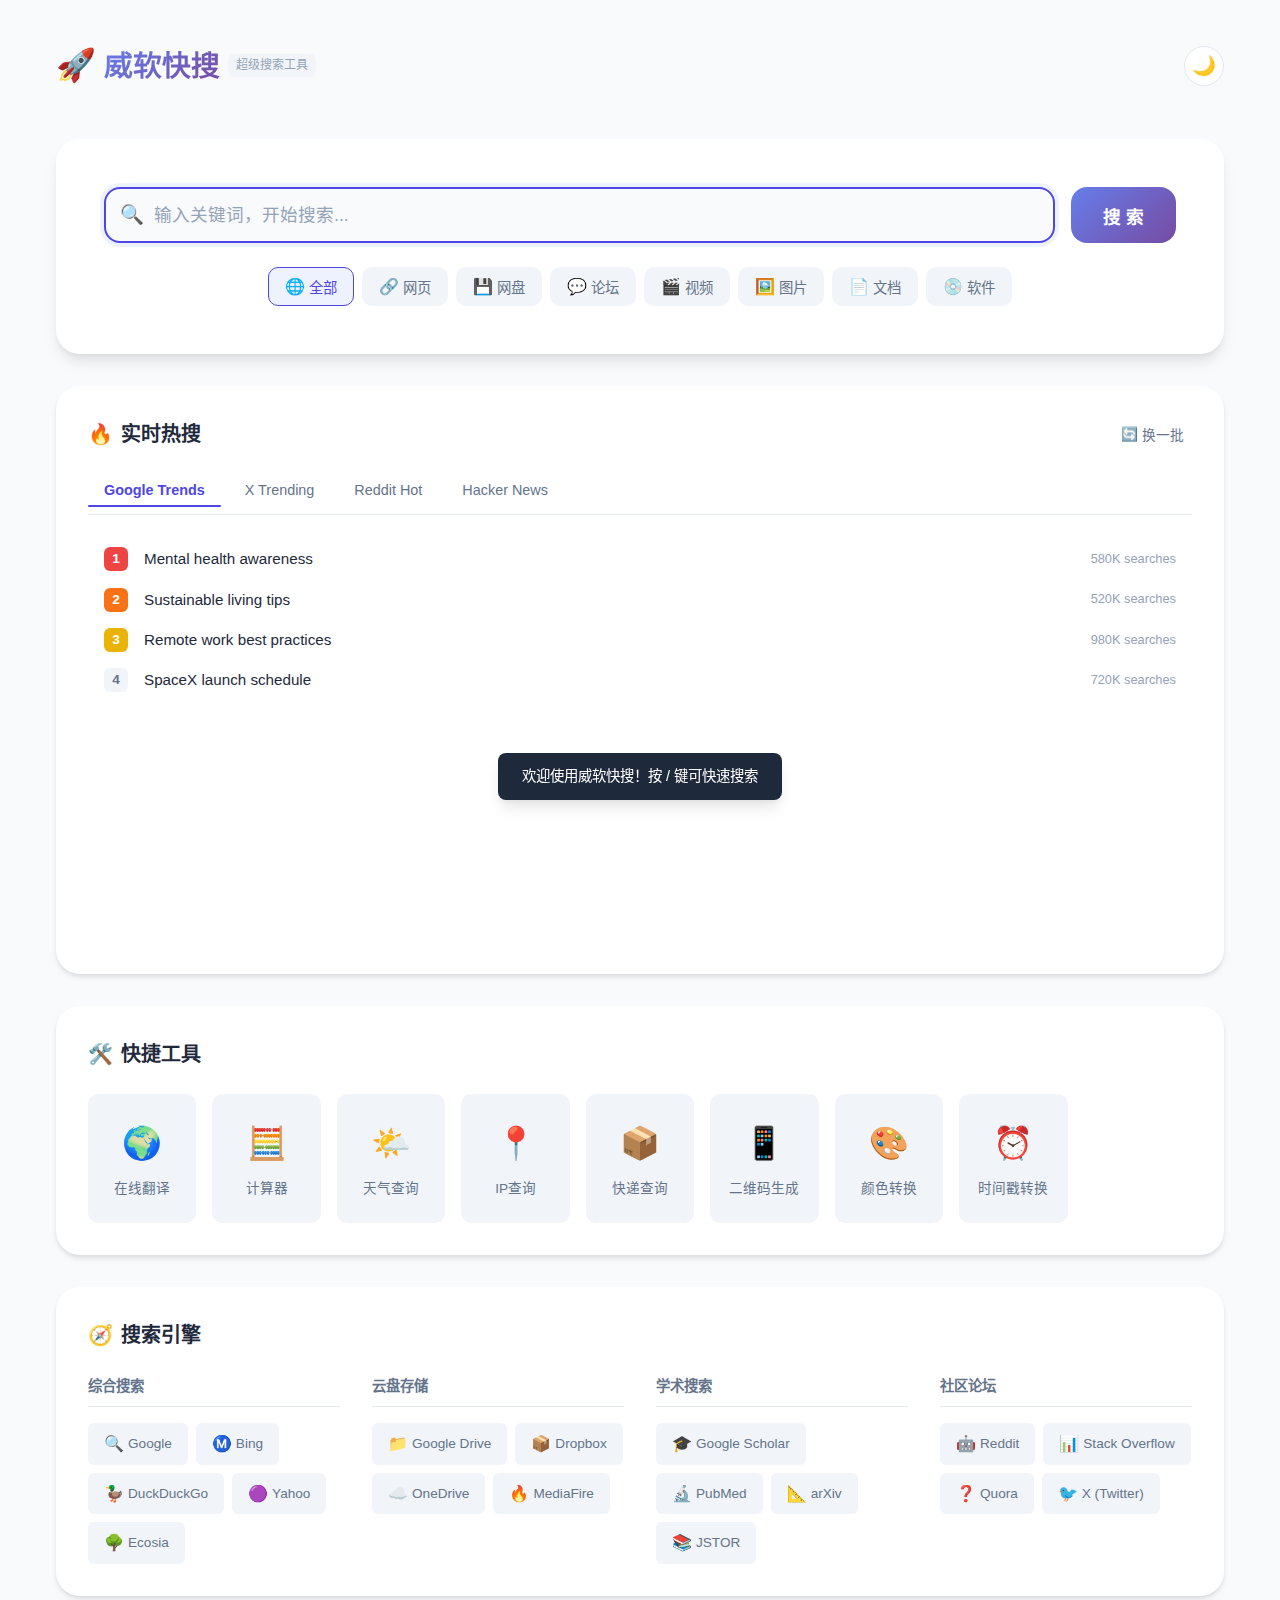
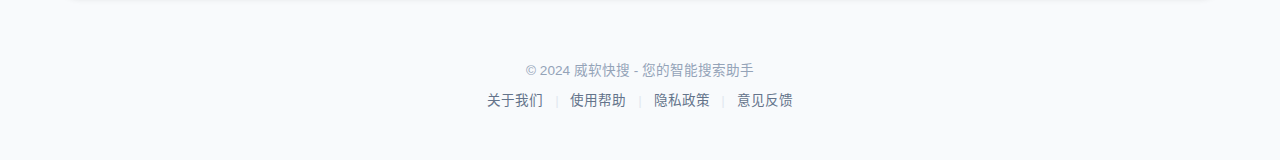
<file: index.html>
<!DOCTYPE html>
<html lang="zh-CN">
<head>
    <meta charset="UTF-8">
    <meta name="viewport" content="width=device-width, initial-scale=1.0">
    <meta name="description" content="威软快搜 - 一站式超级搜索工具，支持网页、网盘、论坛等多源搜索">
    <meta name="keywords" content="搜索,网盘搜索,论坛搜索,快速搜索,威软快搜">
    <title>威软快搜 - 超级搜索工具</title>
    <link rel="stylesheet" href="css/style.css">
    <link rel="icon" href="data:image/svg+xml,<svg xmlns='http://www.w3.org/2000/svg' viewBox='0 0 100 100'><text y='.9em' font-size='90'>🔍</text></svg>">
</head>
<body>
    <div class="app-container">
        <!-- 头部区域 -->
        <header class="header">
            <div class="logo">
                <span class="logo-icon">🚀</span>
                <h1>威软快搜</h1>
                <span class="logo-subtitle">超级搜索工具</span>
            </div>
            <div class="header-actions">
                <button class="theme-toggle" id="themeToggle" title="切换主题">
                    <span class="theme-icon">🌙</span>
                </button>
            </div>
        </header>

        <!-- 主搜索区域 -->
        <main class="main-content">
            <div class="search-section">
                <div class="search-box">
                    <div class="search-input-wrapper">
                        <span class="search-icon">🔍</span>
                        <input
                            type="text"
                            id="searchInput"
                            class="search-input"
                            placeholder="输入关键词，开始搜索..."
                            autocomplete="off"
                        >
                        <button class="clear-btn" id="clearBtn" title="清除">✕</button>
                    </div>
                    <button class="search-btn" id="searchBtn">搜 索</button>
                </div>

                <!-- 搜索建议下拉框 -->
                <div class="search-suggestions" id="searchSuggestions">
                    <div class="suggestions-header">
                        <span>搜索历史</span>
                        <button class="clear-history" id="clearHistory">清空</button>
                    </div>
                    <ul class="suggestions-list" id="suggestionsList"></ul>
                </div>

                <!-- 搜索类型选择 -->
                <div class="search-types">
                    <button class="type-btn active" data-type="all">
                        <span class="type-icon">🌐</span>
                        <span>全部</span>
                    </button>
                    <button class="type-btn" data-type="web">
                        <span class="type-icon">🔗</span>
                        <span>网页</span>
                    </button>
                    <button class="type-btn" data-type="disk">
                        <span class="type-icon">💾</span>
                        <span>网盘</span>
                    </button>
                    <button class="type-btn" data-type="forum">
                        <span class="type-icon">💬</span>
                        <span>论坛</span>
                    </button>
                    <button class="type-btn" data-type="video">
                        <span class="type-icon">🎬</span>
                        <span>视频</span>
                    </button>
                    <button class="type-btn" data-type="image">
                        <span class="type-icon">🖼️</span>
                        <span>图片</span>
                    </button>
                    <button class="type-btn" data-type="doc">
                        <span class="type-icon">📄</span>
                        <span>文档</span>
                    </button>
                    <button class="type-btn" data-type="soft">
                        <span class="type-icon">💿</span>
                        <span>软件</span>
                    </button>
                </div>
            </div>

            <!-- 热搜榜单区域 -->
            <div class="hot-search-section">
                <div class="section-header">
                    <h2><span class="fire-icon">🔥</span> 实时热搜</h2>
                    <button class="refresh-btn" id="refreshHot" title="刷新">
                        <span>🔄</span>
                        <span>换一批</span>
                    </button>
                </div>
                <div class="hot-search-tabs">
                    <button class="hot-tab active" data-source="google">Google Trends</button>
                    <button class="hot-tab" data-source="twitter">X Trending</button>
                    <button class="hot-tab" data-source="reddit">Reddit Hot</button>
                    <button class="hot-tab" data-source="hackernews">Hacker News</button>
                </div>
                <div class="hot-search-list" id="hotSearchList">
                    <!-- 热搜列表将通过JS动态生成 -->
                    <div class="loading">
                        <div class="loading-spinner"></div>
                        <span>加载中...</span>
                    </div>
                </div>
            </div>

            <!-- 快捷工具区域 -->
            <div class="quick-tools-section">
                <div class="section-header">
                    <h2><span class="tool-icon">🛠️</span> 快捷工具</h2>
                </div>
                <div class="tools-grid">
                    <a href="#" class="tool-card" data-tool="translate">
                        <span class="tool-emoji">🌍</span>
                        <span class="tool-name">在线翻译</span>
                    </a>
                    <a href="#" class="tool-card" data-tool="calculator">
                        <span class="tool-emoji">🧮</span>
                        <span class="tool-name">计算器</span>
                    </a>
                    <a href="#" class="tool-card" data-tool="weather">
                        <span class="tool-emoji">🌤️</span>
                        <span class="tool-name">天气查询</span>
                    </a>
                    <a href="#" class="tool-card" data-tool="ip">
                        <span class="tool-emoji">📍</span>
                        <span class="tool-name">IP查询</span>
                    </a>
                    <a href="#" class="tool-card" data-tool="express">
                        <span class="tool-emoji">📦</span>
                        <span class="tool-name">快递查询</span>
                    </a>
                    <a href="#" class="tool-card" data-tool="qrcode">
                        <span class="tool-emoji">📱</span>
                        <span class="tool-name">二维码生成</span>
                    </a>
                    <a href="#" class="tool-card" data-tool="color">
                        <span class="tool-emoji">🎨</span>
                        <span class="tool-name">颜色转换</span>
                    </a>
                    <a href="#" class="tool-card" data-tool="time">
                        <span class="tool-emoji">⏰</span>
                        <span class="tool-name">时间戳转换</span>
                    </a>
                </div>
            </div>

            <!-- 搜索引擎导航 -->
            <div class="engines-section">
                <div class="section-header">
                    <h2><span class="nav-icon">🧭</span> 搜索引擎</h2>
                </div>
                <div class="engines-grid">
                    <div class="engine-category">
                        <h3>综合搜索</h3>
                        <div class="engine-list">
                            <a href="#" class="engine-item" data-engine="google">
                                <span class="engine-logo">🔍</span>
                                <span>Google</span>
                            </a>
                            <a href="#" class="engine-item" data-engine="bing">
                                <span class="engine-logo">Ⓜ️</span>
                                <span>Bing</span>
                            </a>
                            <a href="#" class="engine-item" data-engine="duckduckgo">
                                <span class="engine-logo">🦆</span>
                                <span>DuckDuckGo</span>
                            </a>
                            <a href="#" class="engine-item" data-engine="yahoo">
                                <span class="engine-logo">🟣</span>
                                <span>Yahoo</span>
                            </a>
                            <a href="#" class="engine-item" data-engine="ecosia">
                                <span class="engine-logo">🌳</span>
                                <span>Ecosia</span>
                            </a>
                        </div>
                    </div>
                    <div class="engine-category">
                        <h3>云盘存储</h3>
                        <div class="engine-list">
                            <a href="#" class="engine-item" data-engine="googleDrive">
                                <span class="engine-logo">📁</span>
                                <span>Google Drive</span>
                            </a>
                            <a href="#" class="engine-item" data-engine="dropbox">
                                <span class="engine-logo">📦</span>
                                <span>Dropbox</span>
                            </a>
                            <a href="#" class="engine-item" data-engine="onedrive">
                                <span class="engine-logo">☁️</span>
                                <span>OneDrive</span>
                            </a>
                            <a href="#" class="engine-item" data-engine="mediafire">
                                <span class="engine-logo">🔥</span>
                                <span>MediaFire</span>
                            </a>
                        </div>
                    </div>
                    <div class="engine-category">
                        <h3>学术搜索</h3>
                        <div class="engine-list">
                            <a href="#" class="engine-item" data-engine="scholar">
                                <span class="engine-logo">🎓</span>
                                <span>Google Scholar</span>
                            </a>
                            <a href="#" class="engine-item" data-engine="pubmed">
                                <span class="engine-logo">🔬</span>
                                <span>PubMed</span>
                            </a>
                            <a href="#" class="engine-item" data-engine="arxiv">
                                <span class="engine-logo">📐</span>
                                <span>arXiv</span>
                            </a>
                            <a href="#" class="engine-item" data-engine="jstor">
                                <span class="engine-logo">📚</span>
                                <span>JSTOR</span>
                            </a>
                        </div>
                    </div>
                    <div class="engine-category">
                        <h3>社区论坛</h3>
                        <div class="engine-list">
                            <a href="#" class="engine-item" data-engine="reddit">
                                <span class="engine-logo">🤖</span>
                                <span>Reddit</span>
                            </a>
                            <a href="#" class="engine-item" data-engine="stackoverflow">
                                <span class="engine-logo">📊</span>
                                <span>Stack Overflow</span>
                            </a>
                            <a href="#" class="engine-item" data-engine="quora">
                                <span class="engine-logo">❓</span>
                                <span>Quora</span>
                            </a>
                            <a href="#" class="engine-item" data-engine="twitter">
                                <span class="engine-logo">🐦</span>
                                <span>X (Twitter)</span>
                            </a>
                        </div>
                    </div>
                </div>
            </div>
        </main>

        <!-- 底部区域 -->
        <footer class="footer">
            <p>© 2024 威软快搜 - 您的智能搜索助手</p>
            <p class="footer-links">
                <a href="#">关于我们</a>
                <span class="divider">|</span>
                <a href="#">使用帮助</a>
                <span class="divider">|</span>
                <a href="#">隐私政策</a>
                <span class="divider">|</span>
                <a href="#">意见反馈</a>
            </p>
        </footer>
    </div>

    <!-- 工具模态框 -->
    <div class="modal" id="toolModal">
        <div class="modal-content">
            <div class="modal-header">
                <h3 id="modalTitle">工具</h3>
                <button class="modal-close" id="modalClose">✕</button>
            </div>
            <div class="modal-body" id="modalBody">
                <!-- 动态内容 -->
            </div>
        </div>
    </div>

    <!-- 返回顶部按钮 -->
    <button class="back-to-top" id="backToTop" title="返回顶部">⬆️</button>

    <!-- JavaScript 文件 -->
    <script src="js/config.js"></script>
    <script src="js/search.js"></script>
    <script src="js/hotSearch.js"></script>
    <script src="js/tools.js"></script>
    <script src="js/app.js"></script>
</body>
</html>
</file>
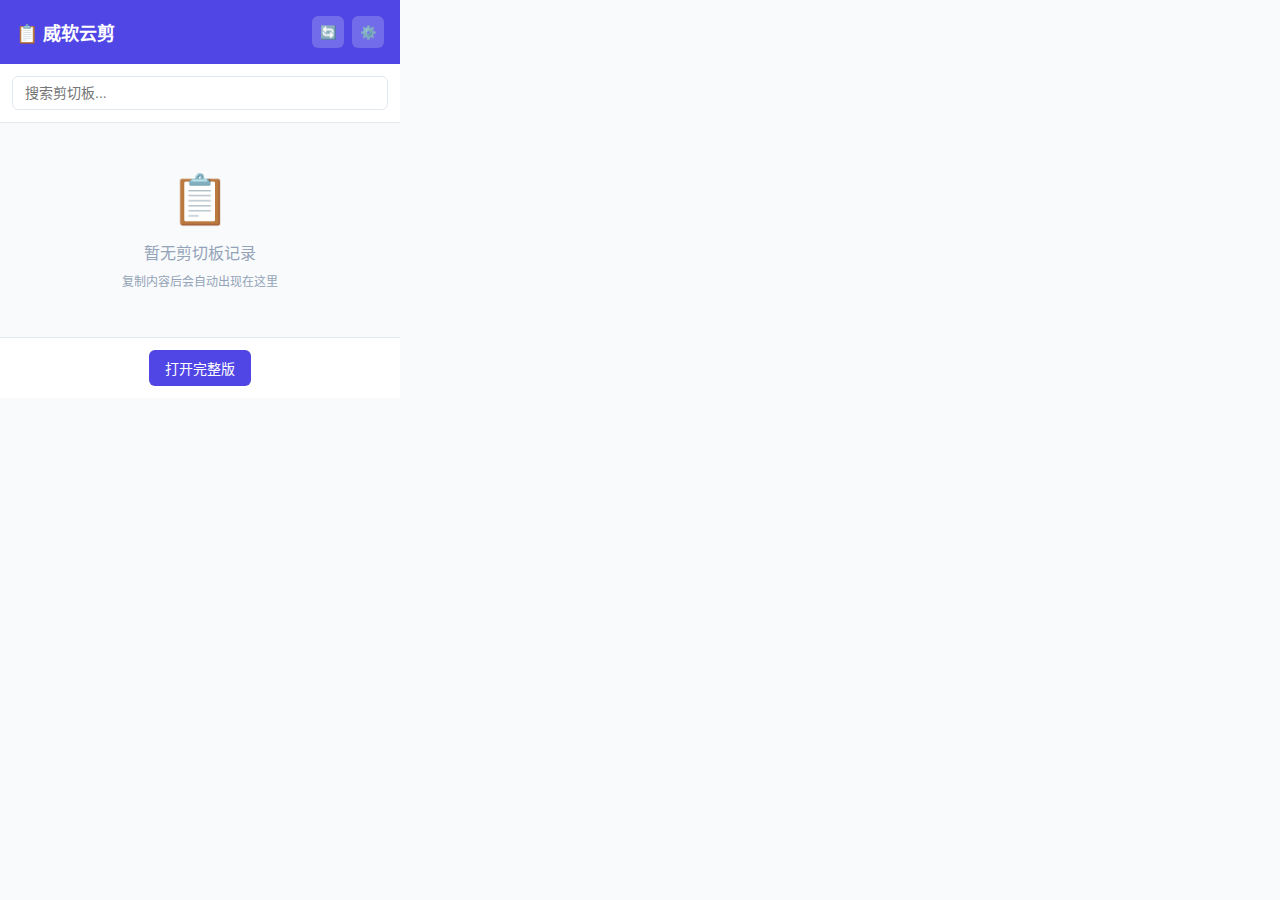
<file: browser-extension/popup.html>
<!DOCTYPE html>
<html lang="zh-CN">
<head>
    <meta charset="UTF-8">
    <meta name="viewport" content="width=device-width, initial-scale=1.0">
    <title>威软云剪</title>
    <style>
        * {
            margin: 0;
            padding: 0;
            box-sizing: border-box;
        }

        body {
            width: 400px;
            max-height: 600px;
            font-family: -apple-system, BlinkMacSystemFont, "Segoe UI", Roboto, sans-serif;
            background: #f8fafc;
        }

        .header {
            background: #4f46e5;
            color: white;
            padding: 16px;
            display: flex;
            align-items: center;
            justify-content: space-between;
        }

        .header h1 {
            font-size: 18px;
            font-weight: 600;
        }

        .header-actions {
            display: flex;
            gap: 8px;
        }

        .btn-icon {
            background: rgba(255, 255, 255, 0.2);
            border: none;
            color: white;
            width: 32px;
            height: 32px;
            border-radius: 6px;
            cursor: pointer;
            display: flex;
            align-items: center;
            justify-content: center;
        }

        .btn-icon:hover {
            background: rgba(255, 255, 255, 0.3);
        }

        .search-box {
            padding: 12px;
            background: white;
            border-bottom: 1px solid #e2e8f0;
        }

        .search-input {
            width: 100%;
            padding: 8px 12px;
            border: 1px solid #e2e8f0;
            border-radius: 6px;
            font-size: 14px;
        }

        .search-input:focus {
            outline: none;
            border-color: #4f46e5;
        }

        .items-container {
            max-height: 450px;
            overflow-y: auto;
            padding: 8px;
        }

        .clip-item {
            background: white;
            border: 1px solid #e2e8f0;
            border-radius: 8px;
            padding: 12px;
            margin-bottom: 8px;
            cursor: pointer;
            transition: all 0.2s;
        }

        .clip-item:hover {
            box-shadow: 0 2px 8px rgba(0, 0, 0, 0.1);
            transform: translateY(-1px);
        }

        .clip-header {
            display: flex;
            align-items: center;
            justify-content: space-between;
            margin-bottom: 8px;
        }

        .clip-type {
            font-size: 12px;
            color: #64748b;
        }

        .clip-time {
            font-size: 11px;
            color: #94a3b8;
        }

        .clip-content {
            font-size: 13px;
            color: #1e293b;
            line-height: 1.5;
            max-height: 60px;
            overflow: hidden;
            word-break: break-word;
        }

        .clip-actions {
            display: flex;
            gap: 4px;
            margin-top: 8px;
            padding-top: 8px;
            border-top: 1px solid #f1f5f9;
        }

        .clip-action-btn {
            background: none;
            border: none;
            cursor: pointer;
            padding: 4px 8px;
            font-size: 12px;
            color: #64748b;
            border-radius: 4px;
        }

        .clip-action-btn:hover {
            background: #f1f5f9;
            color: #4f46e5;
        }

        .empty-state {
            text-align: center;
            padding: 40px 20px;
            color: #94a3b8;
        }

        .empty-icon {
            font-size: 48px;
            margin-bottom: 12px;
        }

        .footer {
            padding: 12px;
            background: white;
            border-top: 1px solid #e2e8f0;
            display: flex;
            justify-content: center;
        }

        .btn-primary {
            background: #4f46e5;
            color: white;
            border: none;
            padding: 8px 16px;
            border-radius: 6px;
            font-size: 14px;
            cursor: pointer;
        }

        .btn-primary:hover {
            background: #4338ca;
        }

        ::-webkit-scrollbar {
            width: 6px;
        }

        ::-webkit-scrollbar-track {
            background: #f1f5f9;
        }

        ::-webkit-scrollbar-thumb {
            background: #cbd5e1;
            border-radius: 3px;
        }
    </style>
</head>
<body>
    <div class="header">
        <h1>📋 威软云剪</h1>
        <div class="header-actions">
            <button class="btn-icon" id="syncBtn" title="同步">🔄</button>
            <button class="btn-icon" id="settingsBtn" title="设置">⚙️</button>
        </div>
    </div>

    <div class="search-box">
        <input type="text" class="search-input" id="searchInput" placeholder="搜索剪切板...">
    </div>

    <div class="items-container" id="itemsContainer">
        <div class="empty-state">
            <div class="empty-icon">📋</div>
            <p>暂无剪切板记录</p>
            <p style="font-size: 12px; margin-top: 8px;">复制内容后会自动出现在这里</p>
        </div>
    </div>

    <div class="footer">
        <button class="btn-primary" id="openWebApp">打开完整版</button>
    </div>

    <script src="popup.js"></script>
</body>
</html>
</file>
<file: css/style.css>
/* 威软快搜 - 主样式文件 */

/* ===================== CSS 变量定义 ===================== */
:root {
    /* 主色调 */
    --primary-color: #4f46e5;
    --primary-hover: #4338ca;
    --primary-light: #eef2ff;

    /* 背景色 */
    --bg-color: #f8fafc;
    --bg-secondary: #ffffff;
    --bg-tertiary: #f1f5f9;

    /* 文字颜色 */
    --text-primary: #1e293b;
    --text-secondary: #64748b;
    --text-tertiary: #94a3b8;

    /* 边框颜色 */
    --border-color: #e2e8f0;
    --border-hover: #cbd5e1;

    /* 阴影 */
    --shadow-sm: 0 1px 2px rgba(0, 0, 0, 0.05);
    --shadow-md: 0 4px 6px -1px rgba(0, 0, 0, 0.1), 0 2px 4px -1px rgba(0, 0, 0, 0.06);
    --shadow-lg: 0 10px 15px -3px rgba(0, 0, 0, 0.1), 0 4px 6px -2px rgba(0, 0, 0, 0.05);
    --shadow-xl: 0 20px 25px -5px rgba(0, 0, 0, 0.1), 0 10px 10px -5px rgba(0, 0, 0, 0.04);

    /* 渐变 */
    --gradient-primary: linear-gradient(135deg, #667eea 0%, #764ba2 100%);
    --gradient-hot: linear-gradient(135deg, #f093fb 0%, #f5576c 100%);

    /* 圆角 */
    --radius-sm: 6px;
    --radius-md: 10px;
    --radius-lg: 16px;
    --radius-xl: 24px;

    /* 过渡 */
    --transition-fast: 0.15s ease;
    --transition-normal: 0.3s ease;
    --transition-slow: 0.5s ease;

    /* 间距 */
    --spacing-xs: 4px;
    --spacing-sm: 8px;
    --spacing-md: 16px;
    --spacing-lg: 24px;
    --spacing-xl: 32px;
    --spacing-2xl: 48px;
}

/* 暗色主题 */
[data-theme="dark"] {
    --bg-color: #0f172a;
    --bg-secondary: #1e293b;
    --bg-tertiary: #334155;

    --text-primary: #f1f5f9;
    --text-secondary: #94a3b8;
    --text-tertiary: #64748b;

    --border-color: #334155;
    --border-hover: #475569;

    --primary-light: #1e1b4b;

    --shadow-sm: 0 1px 2px rgba(0, 0, 0, 0.3);
    --shadow-md: 0 4px 6px -1px rgba(0, 0, 0, 0.4);
    --shadow-lg: 0 10px 15px -3px rgba(0, 0, 0, 0.5);
}

/* ===================== 基础样式重置 ===================== */
*,
*::before,
*::after {
    margin: 0;
    padding: 0;
    box-sizing: border-box;
}

html {
    scroll-behavior: smooth;
}

body {
    font-family: -apple-system, BlinkMacSystemFont, 'Segoe UI', 'PingFang SC', 'Hiragino Sans GB', 'Microsoft YaHei', sans-serif;
    background: var(--bg-color);
    color: var(--text-primary);
    line-height: 1.6;
    min-height: 100vh;
}

a {
    text-decoration: none;
    color: inherit;
    transition: color var(--transition-fast);
}

button {
    font-family: inherit;
    cursor: pointer;
    border: none;
    background: none;
    outline: none;
}

input {
    font-family: inherit;
    border: none;
    outline: none;
}

ul {
    list-style: none;
}

/* ===================== 应用容器 ===================== */
.app-container {
    max-width: 1200px;
    margin: 0 auto;
    padding: var(--spacing-md);
    min-height: 100vh;
    display: flex;
    flex-direction: column;
}

/* ===================== 头部样式 ===================== */
.header {
    display: flex;
    justify-content: space-between;
    align-items: center;
    padding: var(--spacing-lg) 0;
    margin-bottom: var(--spacing-lg);
}

.logo {
    display: flex;
    align-items: center;
    gap: var(--spacing-sm);
}

.logo-icon {
    font-size: 2rem;
    animation: float 3s ease-in-out infinite;
}

@keyframes float {
    0%, 100% { transform: translateY(0); }
    50% { transform: translateY(-5px); }
}

.logo h1 {
    font-size: 1.8rem;
    font-weight: 700;
    background: var(--gradient-primary);
    -webkit-background-clip: text;
    -webkit-text-fill-color: transparent;
    background-clip: text;
}

.logo-subtitle {
    font-size: 0.75rem;
    color: var(--text-tertiary);
    background: var(--bg-tertiary);
    padding: 2px 8px;
    border-radius: var(--radius-sm);
}

.header-actions {
    display: flex;
    gap: var(--spacing-sm);
}

.theme-toggle {
    width: 40px;
    height: 40px;
    border-radius: 50%;
    background: var(--bg-secondary);
    border: 1px solid var(--border-color);
    display: flex;
    align-items: center;
    justify-content: center;
    font-size: 1.2rem;
    transition: all var(--transition-fast);
}

.theme-toggle:hover {
    background: var(--bg-tertiary);
    transform: rotate(20deg);
}

/* ===================== 主内容区域 ===================== */
.main-content {
    flex: 1;
}

/* ===================== 搜索区域 ===================== */
.search-section {
    background: var(--bg-secondary);
    border-radius: var(--radius-xl);
    padding: var(--spacing-2xl);
    margin-bottom: var(--spacing-xl);
    box-shadow: var(--shadow-lg);
    position: relative;
}

.search-box {
    display: flex;
    gap: var(--spacing-md);
    margin-bottom: var(--spacing-lg);
}

.search-input-wrapper {
    flex: 1;
    position: relative;
    display: flex;
    align-items: center;
}

.search-icon {
    position: absolute;
    left: var(--spacing-md);
    font-size: 1.2rem;
    color: var(--text-tertiary);
    pointer-events: none;
}

.search-input {
    width: 100%;
    height: 56px;
    padding: 0 var(--spacing-2xl) 0 48px;
    font-size: 1.1rem;
    background: var(--bg-tertiary);
    border: 2px solid transparent;
    border-radius: var(--radius-lg);
    color: var(--text-primary);
    transition: all var(--transition-fast);
}

.search-input::placeholder {
    color: var(--text-tertiary);
}

.search-input:focus {
    background: var(--bg-color);
    border-color: var(--primary-color);
    box-shadow: 0 0 0 4px var(--primary-light);
}

.clear-btn {
    position: absolute;
    right: var(--spacing-md);
    width: 24px;
    height: 24px;
    border-radius: 50%;
    background: var(--bg-color);
    color: var(--text-tertiary);
    font-size: 0.8rem;
    display: none;
    align-items: center;
    justify-content: center;
    transition: all var(--transition-fast);
}

.clear-btn.visible {
    display: flex;
}

.clear-btn:hover {
    background: var(--text-tertiary);
    color: white;
}

.search-btn {
    height: 56px;
    padding: 0 var(--spacing-xl);
    background: var(--gradient-primary);
    color: white;
    font-size: 1.1rem;
    font-weight: 600;
    border-radius: var(--radius-lg);
    transition: all var(--transition-fast);
    white-space: nowrap;
}

.search-btn:hover {
    transform: translateY(-2px);
    box-shadow: var(--shadow-lg);
}

.search-btn:active {
    transform: translateY(0);
}

/* 搜索建议下拉框 */
.search-suggestions {
    position: absolute;
    top: calc(var(--spacing-2xl) + 56px + var(--spacing-sm));
    left: var(--spacing-2xl);
    right: calc(var(--spacing-2xl) + 120px);
    background: var(--bg-secondary);
    border: 1px solid var(--border-color);
    border-radius: var(--radius-md);
    box-shadow: var(--shadow-xl);
    display: none;
    z-index: 100;
    overflow: hidden;
}

.search-suggestions.visible {
    display: block;
}

.suggestions-header {
    display: flex;
    justify-content: space-between;
    align-items: center;
    padding: var(--spacing-sm) var(--spacing-md);
    background: var(--bg-tertiary);
    font-size: 0.85rem;
    color: var(--text-secondary);
}

.clear-history {
    color: var(--primary-color);
    font-size: 0.8rem;
}

.clear-history:hover {
    text-decoration: underline;
}

.suggestions-list li {
    padding: var(--spacing-sm) var(--spacing-md);
    cursor: pointer;
    display: flex;
    align-items: center;
    gap: var(--spacing-sm);
    transition: background var(--transition-fast);
}

.suggestions-list li:hover {
    background: var(--bg-tertiary);
}

.suggestions-list li .history-icon {
    color: var(--text-tertiary);
    font-size: 0.9rem;
}

/* 搜索类型选择 */
.search-types {
    display: flex;
    flex-wrap: wrap;
    gap: var(--spacing-sm);
    justify-content: center;
}

.type-btn {
    display: flex;
    align-items: center;
    gap: var(--spacing-xs);
    padding: var(--spacing-sm) var(--spacing-md);
    background: var(--bg-tertiary);
    border: 1px solid transparent;
    border-radius: var(--radius-md);
    color: var(--text-secondary);
    font-size: 0.9rem;
    transition: all var(--transition-fast);
}

.type-btn:hover {
    background: var(--bg-color);
    border-color: var(--border-color);
    color: var(--text-primary);
}

.type-btn.active {
    background: var(--primary-light);
    border-color: var(--primary-color);
    color: var(--primary-color);
}

.type-icon {
    font-size: 1rem;
}

/* ===================== 热搜榜单 ===================== */
.hot-search-section {
    background: var(--bg-secondary);
    border-radius: var(--radius-xl);
    padding: var(--spacing-xl);
    margin-bottom: var(--spacing-xl);
    box-shadow: var(--shadow-md);
}

.section-header {
    display: flex;
    justify-content: space-between;
    align-items: center;
    margin-bottom: var(--spacing-lg);
}

.section-header h2 {
    font-size: 1.25rem;
    font-weight: 600;
    display: flex;
    align-items: center;
    gap: var(--spacing-sm);
}

.fire-icon {
    animation: pulse 1.5s ease-in-out infinite;
}

@keyframes pulse {
    0%, 100% { transform: scale(1); }
    50% { transform: scale(1.1); }
}

.refresh-btn {
    display: flex;
    align-items: center;
    gap: var(--spacing-xs);
    padding: var(--spacing-xs) var(--spacing-sm);
    color: var(--text-secondary);
    font-size: 0.85rem;
    border-radius: var(--radius-sm);
    transition: all var(--transition-fast);
}

.refresh-btn:hover {
    background: var(--bg-tertiary);
    color: var(--primary-color);
}

.refresh-btn:hover span:first-child {
    animation: spin 0.5s ease;
}

@keyframes spin {
    from { transform: rotate(0deg); }
    to { transform: rotate(360deg); }
}

.hot-search-tabs {
    display: flex;
    gap: var(--spacing-sm);
    margin-bottom: var(--spacing-lg);
    border-bottom: 1px solid var(--border-color);
    padding-bottom: var(--spacing-sm);
}

.hot-tab {
    padding: var(--spacing-sm) var(--spacing-md);
    color: var(--text-secondary);
    font-size: 0.9rem;
    border-radius: var(--radius-sm) var(--radius-sm) 0 0;
    position: relative;
    transition: all var(--transition-fast);
}

.hot-tab:hover {
    color: var(--text-primary);
}

.hot-tab.active {
    color: var(--primary-color);
    font-weight: 600;
}

.hot-tab.active::after {
    content: '';
    position: absolute;
    bottom: -1px;
    left: 0;
    right: 0;
    height: 2px;
    background: var(--primary-color);
    border-radius: 1px;
}

.hot-search-list {
    min-height: 200px;
}

.hot-item {
    display: flex;
    align-items: center;
    gap: var(--spacing-md);
    padding: var(--spacing-sm) var(--spacing-md);
    border-radius: var(--radius-sm);
    cursor: pointer;
    transition: all var(--transition-fast);
}

.hot-item:hover {
    background: var(--bg-tertiary);
}

.hot-rank {
    width: 24px;
    height: 24px;
    display: flex;
    align-items: center;
    justify-content: center;
    font-size: 0.85rem;
    font-weight: 600;
    border-radius: var(--radius-sm);
    background: var(--bg-tertiary);
    color: var(--text-secondary);
}

.hot-item:nth-child(1) .hot-rank {
    background: #ef4444;
    color: white;
}

.hot-item:nth-child(2) .hot-rank {
    background: #f97316;
    color: white;
}

.hot-item:nth-child(3) .hot-rank {
    background: #eab308;
    color: white;
}

.hot-title {
    flex: 1;
    font-size: 0.95rem;
    color: var(--text-primary);
    overflow: hidden;
    text-overflow: ellipsis;
    white-space: nowrap;
}

.hot-tag {
    font-size: 0.7rem;
    padding: 2px 6px;
    border-radius: var(--radius-sm);
    background: var(--gradient-hot);
    color: white;
}

.hot-heat {
    font-size: 0.8rem;
    color: var(--text-tertiary);
}

/* 加载动画 */
.loading {
    display: flex;
    flex-direction: column;
    align-items: center;
    justify-content: center;
    padding: var(--spacing-2xl);
    color: var(--text-tertiary);
}

.loading-spinner {
    width: 40px;
    height: 40px;
    border: 3px solid var(--border-color);
    border-top-color: var(--primary-color);
    border-radius: 50%;
    animation: spinner 0.8s linear infinite;
    margin-bottom: var(--spacing-md);
}

@keyframes spinner {
    to { transform: rotate(360deg); }
}

/* ===================== 快捷工具 ===================== */
.quick-tools-section {
    background: var(--bg-secondary);
    border-radius: var(--radius-xl);
    padding: var(--spacing-xl);
    margin-bottom: var(--spacing-xl);
    box-shadow: var(--shadow-md);
}

.tools-grid {
    display: grid;
    grid-template-columns: repeat(auto-fill, minmax(100px, 1fr));
    gap: var(--spacing-md);
}

.tool-card {
    display: flex;
    flex-direction: column;
    align-items: center;
    gap: var(--spacing-sm);
    padding: var(--spacing-lg) var(--spacing-md);
    background: var(--bg-tertiary);
    border-radius: var(--radius-md);
    transition: all var(--transition-fast);
}

.tool-card:hover {
    background: var(--primary-light);
    transform: translateY(-4px);
    box-shadow: var(--shadow-md);
}

.tool-emoji {
    font-size: 2rem;
}

.tool-name {
    font-size: 0.85rem;
    color: var(--text-secondary);
    text-align: center;
}

.tool-card:hover .tool-name {
    color: var(--primary-color);
}

/* ===================== 搜索引擎导航 ===================== */
.engines-section {
    background: var(--bg-secondary);
    border-radius: var(--radius-xl);
    padding: var(--spacing-xl);
    margin-bottom: var(--spacing-xl);
    box-shadow: var(--shadow-md);
}

.engines-grid {
    display: grid;
    grid-template-columns: repeat(auto-fit, minmax(250px, 1fr));
    gap: var(--spacing-xl);
}

.engine-category h3 {
    font-size: 0.9rem;
    color: var(--text-secondary);
    margin-bottom: var(--spacing-md);
    padding-bottom: var(--spacing-sm);
    border-bottom: 1px solid var(--border-color);
}

.engine-list {
    display: flex;
    flex-wrap: wrap;
    gap: var(--spacing-sm);
}

.engine-item {
    display: flex;
    align-items: center;
    gap: var(--spacing-xs);
    padding: var(--spacing-sm) var(--spacing-md);
    background: var(--bg-tertiary);
    border-radius: var(--radius-sm);
    font-size: 0.85rem;
    color: var(--text-secondary);
    transition: all var(--transition-fast);
}

.engine-item:hover {
    background: var(--primary-light);
    color: var(--primary-color);
    transform: translateY(-2px);
}

.engine-logo {
    font-size: 1rem;
}

/* ===================== 模态框 ===================== */
.modal {
    position: fixed;
    top: 0;
    left: 0;
    right: 0;
    bottom: 0;
    background: rgba(0, 0, 0, 0.5);
    display: none;
    align-items: center;
    justify-content: center;
    z-index: 1000;
    padding: var(--spacing-md);
    backdrop-filter: blur(4px);
}

.modal.visible {
    display: flex;
}

.modal-content {
    background: var(--bg-secondary);
    border-radius: var(--radius-lg);
    width: 100%;
    max-width: 500px;
    max-height: 80vh;
    overflow: hidden;
    box-shadow: var(--shadow-xl);
    animation: modalIn 0.3s ease;
}

@keyframes modalIn {
    from {
        opacity: 0;
        transform: scale(0.95) translateY(-20px);
    }
    to {
        opacity: 1;
        transform: scale(1) translateY(0);
    }
}

.modal-header {
    display: flex;
    justify-content: space-between;
    align-items: center;
    padding: var(--spacing-md) var(--spacing-lg);
    border-bottom: 1px solid var(--border-color);
}

.modal-header h3 {
    font-size: 1.1rem;
}

.modal-close {
    width: 32px;
    height: 32px;
    border-radius: 50%;
    display: flex;
    align-items: center;
    justify-content: center;
    color: var(--text-tertiary);
    transition: all var(--transition-fast);
}

.modal-close:hover {
    background: var(--bg-tertiary);
    color: var(--text-primary);
}

.modal-body {
    padding: var(--spacing-lg);
    overflow-y: auto;
    max-height: calc(80vh - 60px);
}

/* ===================== 返回顶部 ===================== */
.back-to-top {
    position: fixed;
    bottom: var(--spacing-xl);
    right: var(--spacing-xl);
    width: 48px;
    height: 48px;
    background: var(--gradient-primary);
    color: white;
    border-radius: 50%;
    font-size: 1.2rem;
    display: flex;
    align-items: center;
    justify-content: center;
    opacity: 0;
    visibility: hidden;
    transform: translateY(20px);
    transition: all var(--transition-normal);
    box-shadow: var(--shadow-lg);
    z-index: 100;
}

.back-to-top.visible {
    opacity: 1;
    visibility: visible;
    transform: translateY(0);
}

.back-to-top:hover {
    transform: translateY(-4px);
}

/* ===================== 页脚 ===================== */
.footer {
    text-align: center;
    padding: var(--spacing-xl) 0;
    color: var(--text-tertiary);
    font-size: 0.85rem;
}

.footer-links {
    margin-top: var(--spacing-sm);
}

.footer-links a {
    color: var(--text-secondary);
    transition: color var(--transition-fast);
}

.footer-links a:hover {
    color: var(--primary-color);
}

.footer-links .divider {
    margin: 0 var(--spacing-sm);
    color: var(--border-color);
}

/* ===================== 工具表单样式 ===================== */
.tool-form {
    display: flex;
    flex-direction: column;
    gap: var(--spacing-md);
}

.form-group {
    display: flex;
    flex-direction: column;
    gap: var(--spacing-xs);
}

.form-group label {
    font-size: 0.9rem;
    color: var(--text-secondary);
}

.form-input {
    padding: var(--spacing-sm) var(--spacing-md);
    background: var(--bg-tertiary);
    border: 1px solid var(--border-color);
    border-radius: var(--radius-sm);
    font-size: 1rem;
    color: var(--text-primary);
    transition: all var(--transition-fast);
}

.form-input:focus {
    border-color: var(--primary-color);
    box-shadow: 0 0 0 3px var(--primary-light);
}

.form-btn {
    padding: var(--spacing-sm) var(--spacing-lg);
    background: var(--gradient-primary);
    color: white;
    border-radius: var(--radius-sm);
    font-size: 1rem;
    font-weight: 500;
    transition: all var(--transition-fast);
}

.form-btn:hover {
    transform: translateY(-2px);
    box-shadow: var(--shadow-md);
}

.result-box {
    padding: var(--spacing-md);
    background: var(--bg-tertiary);
    border-radius: var(--radius-sm);
    font-family: monospace;
    word-break: break-all;
}

/* ===================== 响应式设计 ===================== */
@media (max-width: 768px) {
    .header {
        flex-direction: column;
        gap: var(--spacing-md);
        text-align: center;
    }

    .logo h1 {
        font-size: 1.5rem;
    }

    .search-section {
        padding: var(--spacing-lg);
    }

    .search-box {
        flex-direction: column;
    }

    .search-btn {
        width: 100%;
    }

    .search-suggestions {
        left: var(--spacing-lg);
        right: var(--spacing-lg);
        top: calc(var(--spacing-lg) + 56px + 56px + var(--spacing-md) + var(--spacing-sm));
    }

    .search-types {
        justify-content: flex-start;
        overflow-x: auto;
        padding-bottom: var(--spacing-sm);
        flex-wrap: nowrap;
    }

    .type-btn {
        flex-shrink: 0;
    }

    .hot-search-tabs {
        overflow-x: auto;
        flex-wrap: nowrap;
        padding-bottom: var(--spacing-md);
    }

    .hot-tab {
        flex-shrink: 0;
    }

    .tools-grid {
        grid-template-columns: repeat(4, 1fr);
    }

    .tool-card {
        padding: var(--spacing-md) var(--spacing-sm);
    }

    .tool-emoji {
        font-size: 1.5rem;
    }

    .tool-name {
        font-size: 0.75rem;
    }

    .engines-grid {
        grid-template-columns: 1fr;
    }

    .back-to-top {
        bottom: var(--spacing-md);
        right: var(--spacing-md);
        width: 40px;
        height: 40px;
    }
}

@media (max-width: 480px) {
    .app-container {
        padding: var(--spacing-sm);
    }

    .search-section,
    .hot-search-section,
    .quick-tools-section,
    .engines-section {
        border-radius: var(--radius-lg);
        padding: var(--spacing-md);
    }

    .tools-grid {
        grid-template-columns: repeat(4, 1fr);
        gap: var(--spacing-sm);
    }

    .footer-links {
        display: flex;
        flex-wrap: wrap;
        justify-content: center;
        gap: var(--spacing-xs);
    }
}

/* ===================== 滚动条美化 ===================== */
::-webkit-scrollbar {
    width: 8px;
    height: 8px;
}

::-webkit-scrollbar-track {
    background: var(--bg-tertiary);
    border-radius: 4px;
}

::-webkit-scrollbar-thumb {
    background: var(--border-color);
    border-radius: 4px;
}

::-webkit-scrollbar-thumb:hover {
    background: var(--text-tertiary);
}

/* ===================== 选中文本样式 ===================== */
::selection {
    background: var(--primary-color);
    color: white;
}
</file>
